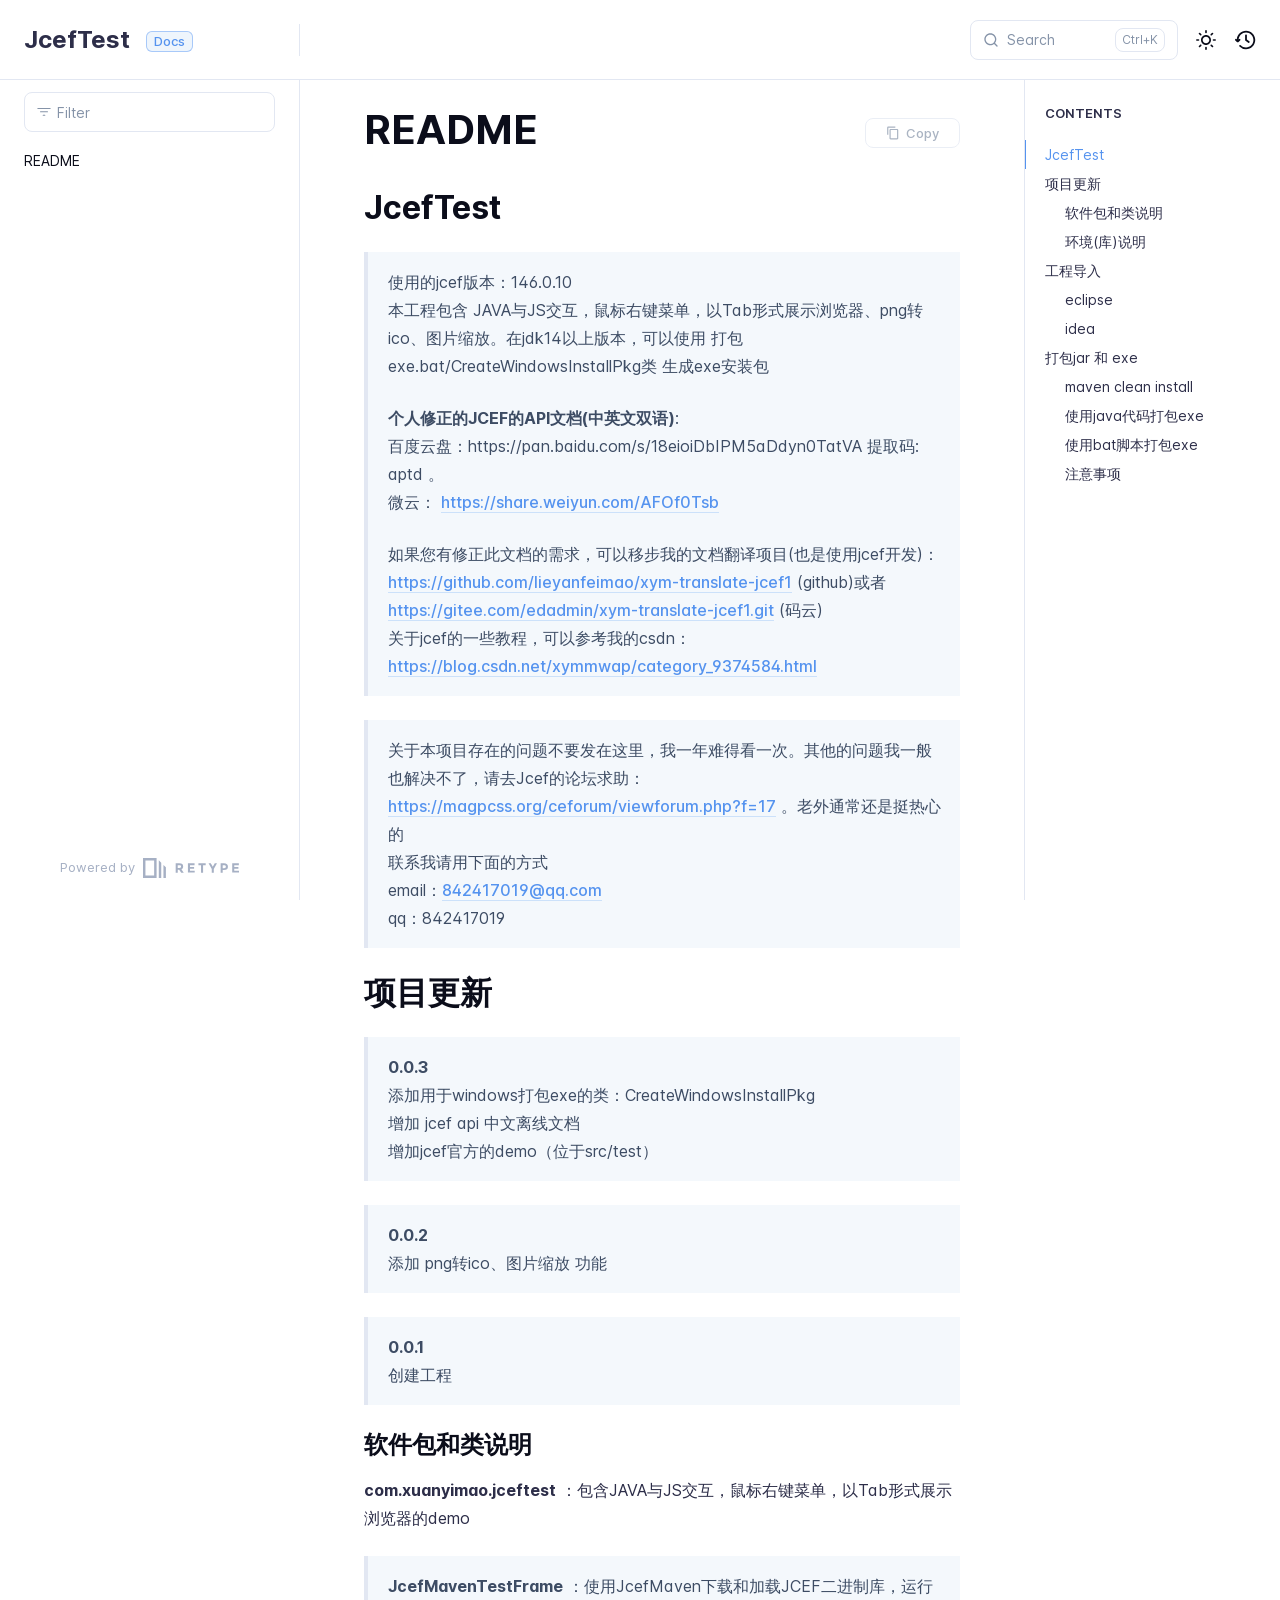
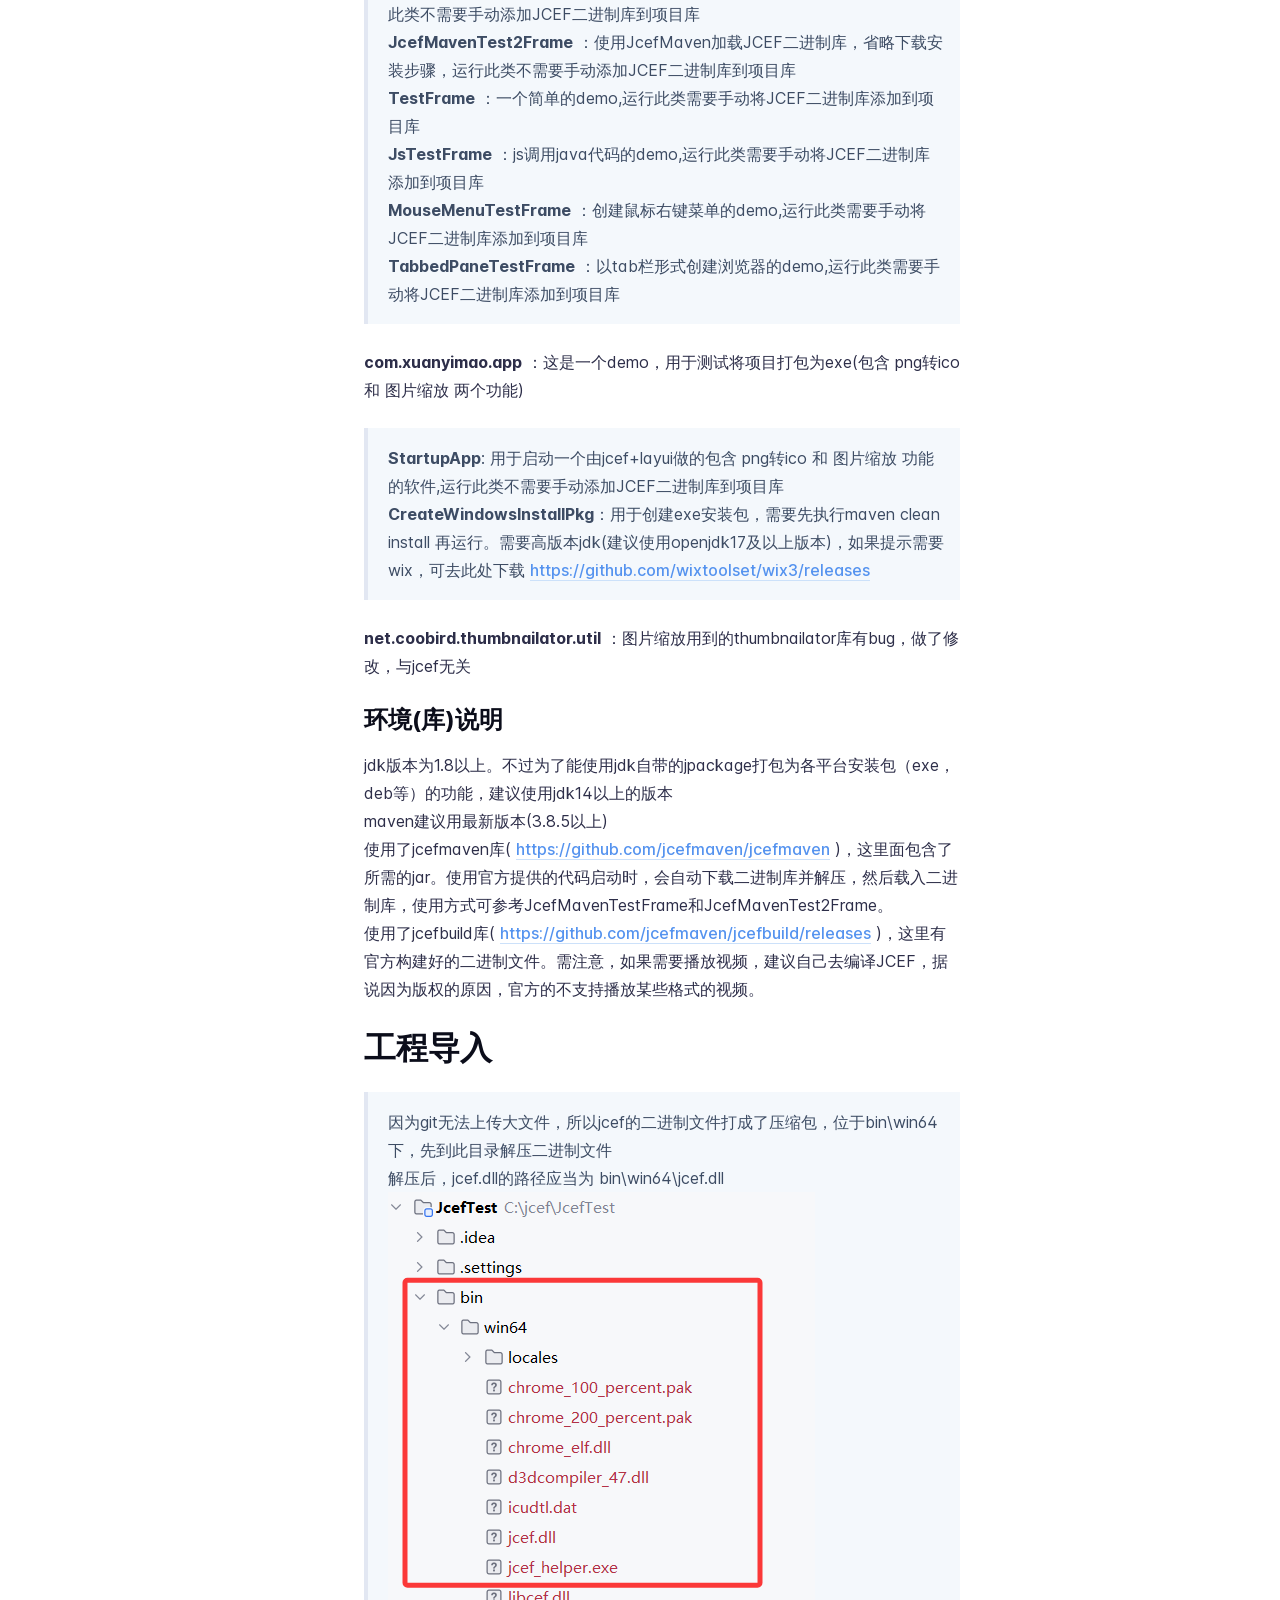
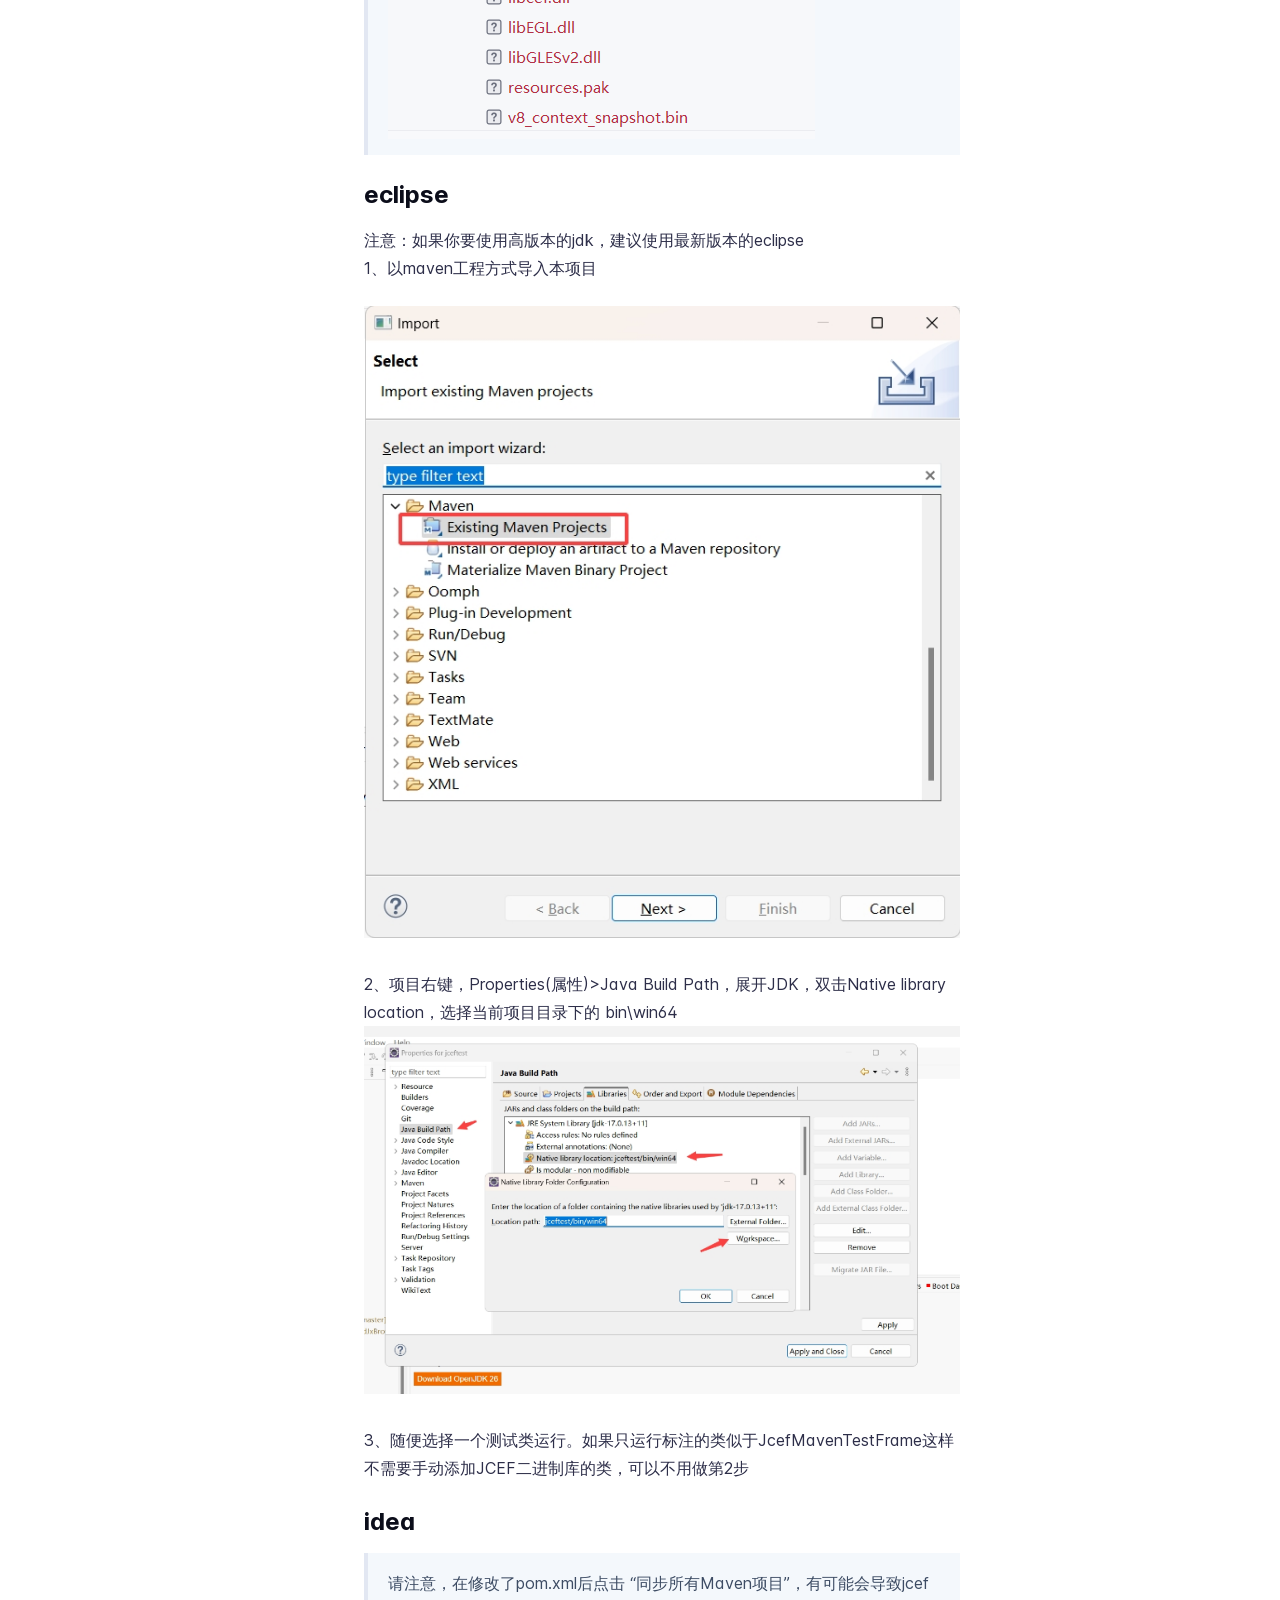
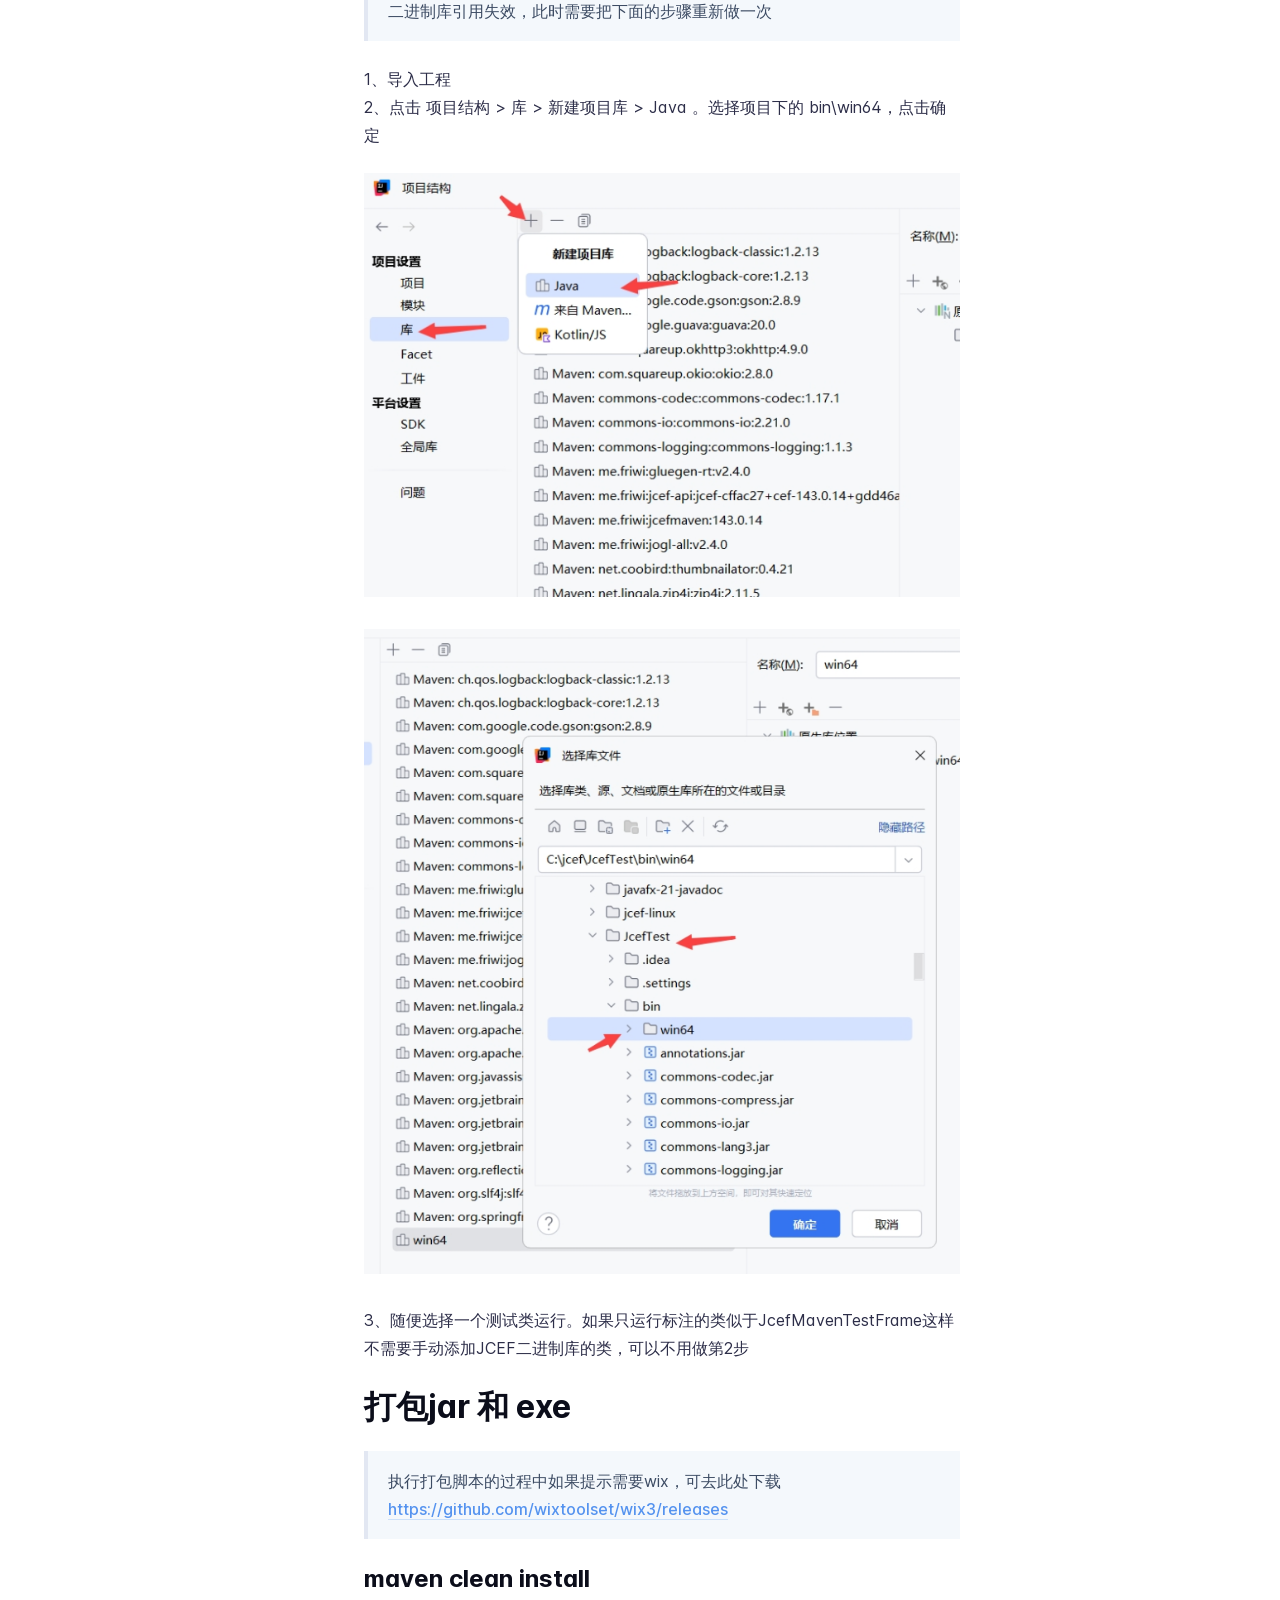
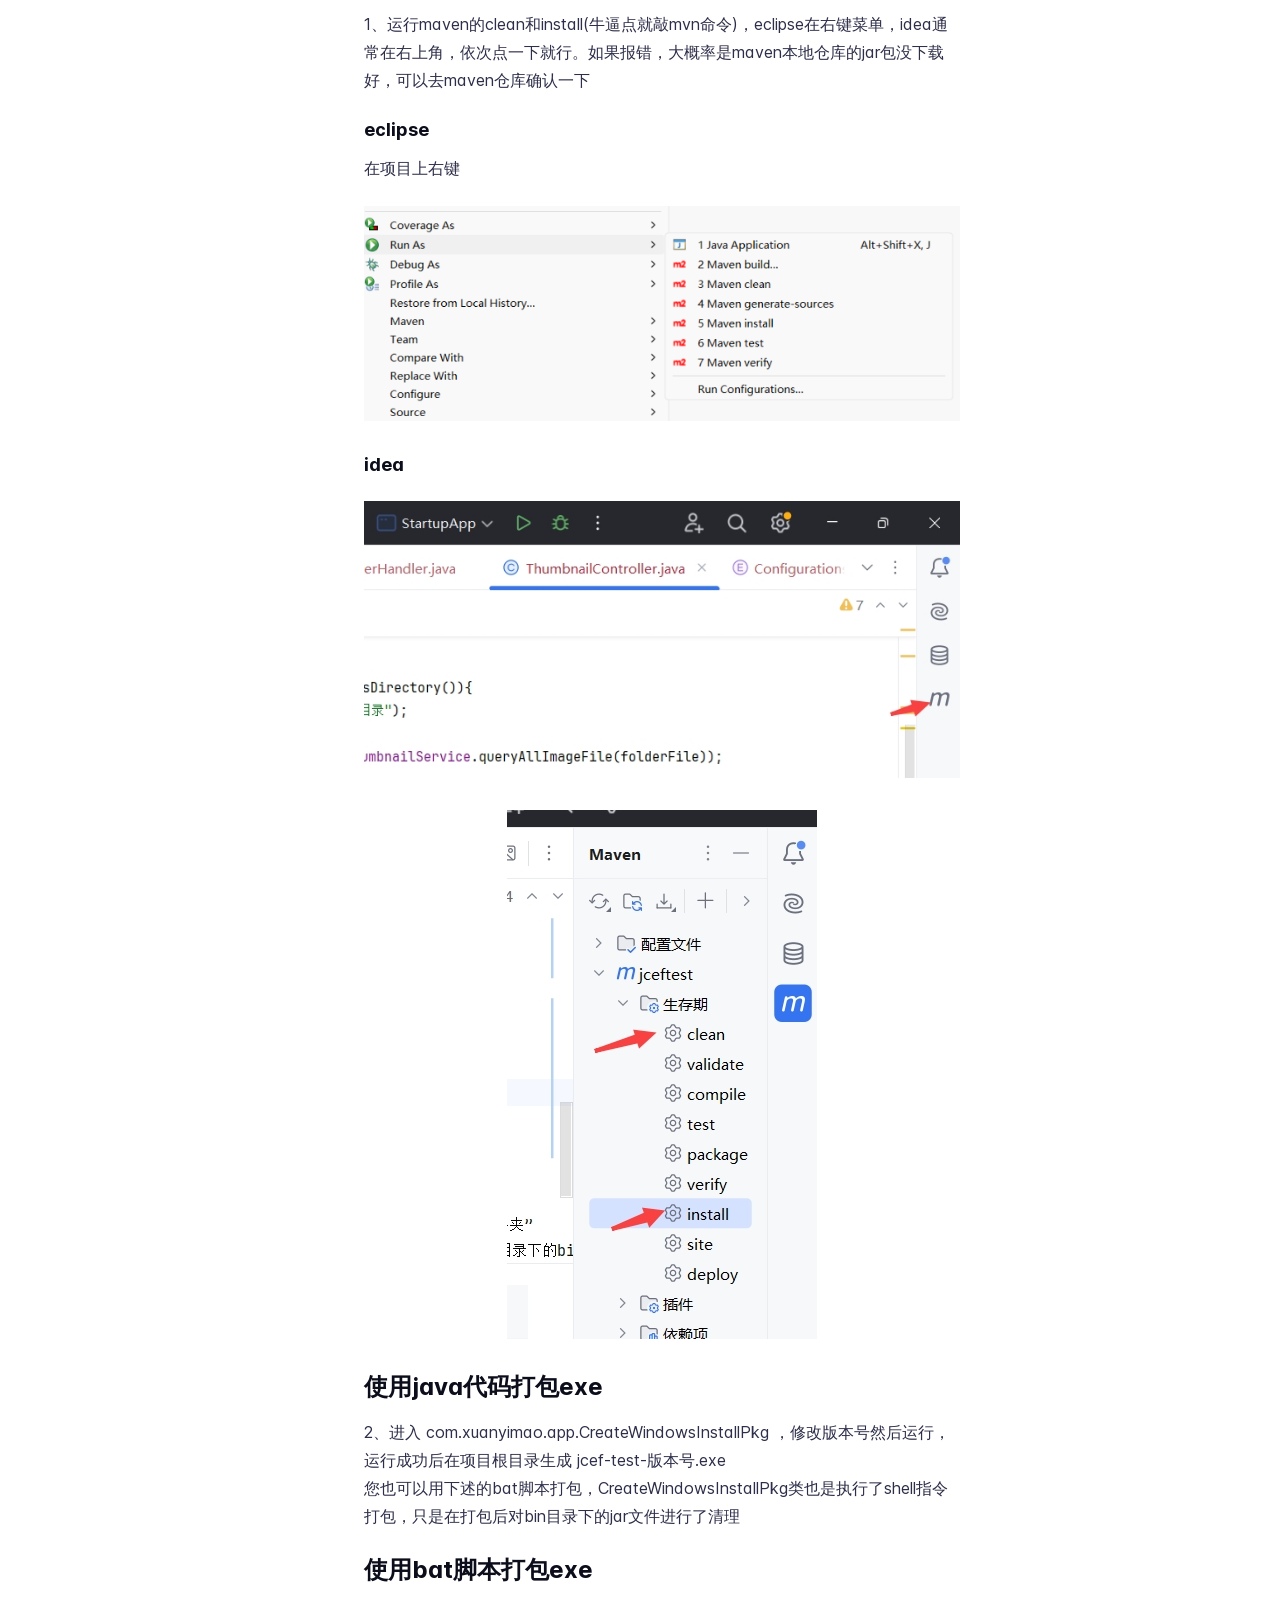
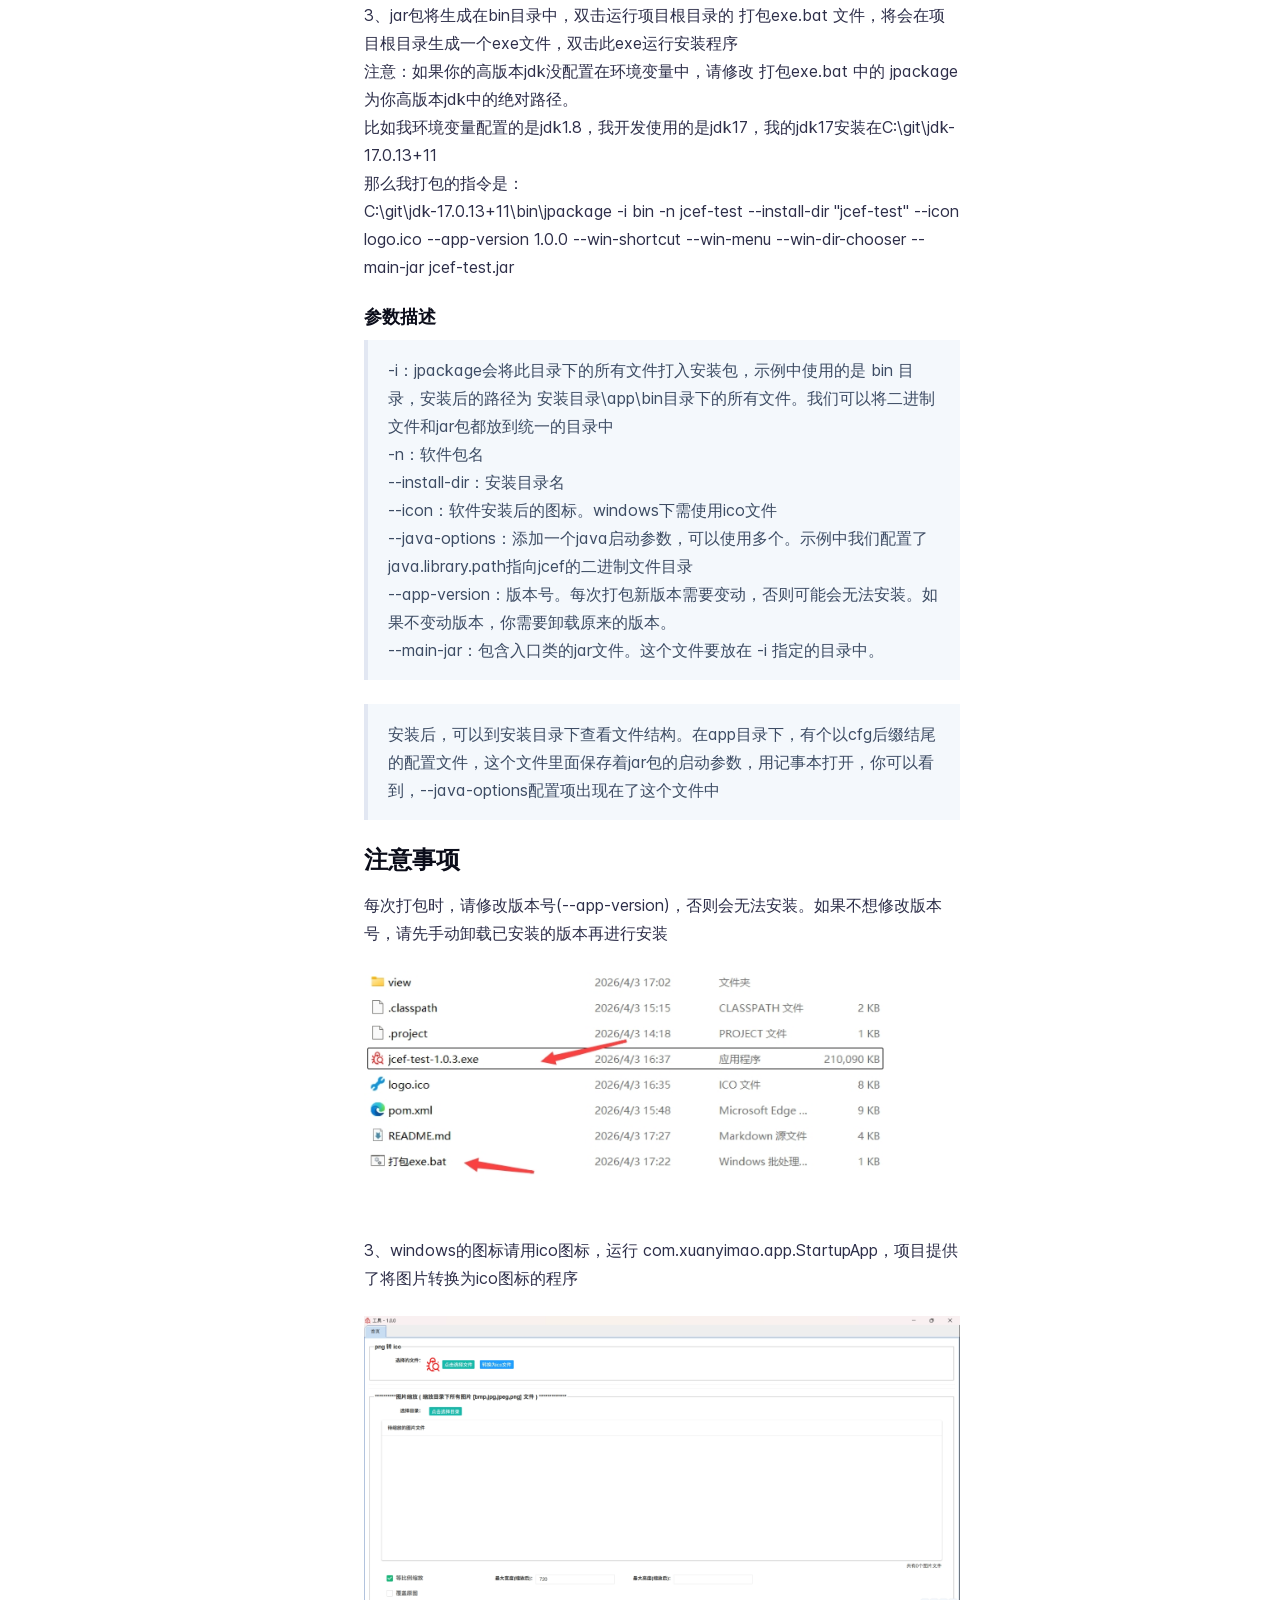
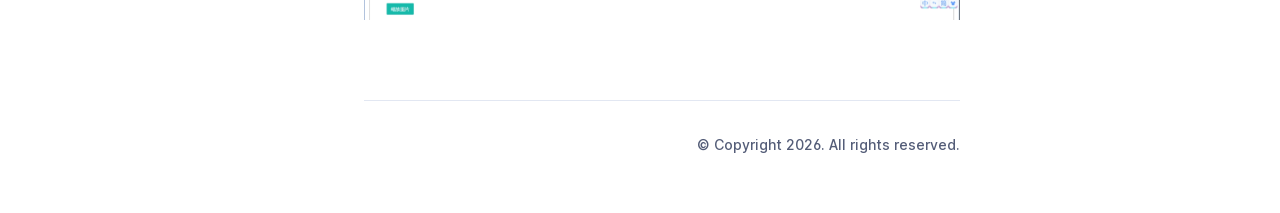
<file: view/doc/index.html>
<!DOCTYPE html>
<html lang="en" class="h-full">
<head>
    <meta charset="UTF-8">
    <meta name="viewport" content="width=device-width,initial-scale=1">
    <meta name="color-scheme" content="light dark">
    <meta name="turbo-cache-control" content="no-cache" data-turbo-track="reload" data-track-token="4.5.0.837660945124">

    <!-- See retype.com -->
    <meta name="generator" content="Retype 4.5.0">

    <!-- Primary Meta Tags -->
    <title>README | JcefTest</title>
    <meta name="title" content="README | JcefTest">
    <meta name="description" content="使用的jcef版本：146.0.10 本工程包含 JAVA与JS交互，鼠标右键菜单，以Tab形式展示浏览器、png转ico、图片缩放。在jdk14以上版本，可以使用 打包exe.bat/CreateWindowsInstallPkg类 生成exe安装包">

    <!-- Canonical -->
    <link rel="canonical" href="http://www.xuanyimao.com/index.html">
    <link rel="sitemap" type="application/xml" title="Sitemap" href="http://www.xuanyimao.com/sitemap.xml">

    <!-- Open Graph -->
    <meta property="og:type" content="website">
    <meta property="og:url" content="http://www.xuanyimao.com/index.html">
    <meta property="og:title" content="README | JcefTest">
    <meta property="og:description" content="使用的jcef版本：146.0.10 本工程包含 JAVA与JS交互，鼠标右键菜单，以Tab形式展示浏览器、png转ico、图片缩放。在jdk14以上版本，可以使用 打包exe.bat/CreateWindowsInstallPkg类 生成exe安装包">
    <meta property="og:image" content="http://www.xuanyimao.com/view/static/images/10.png">
    <meta property="og:image:width" content="1200">
    <meta property="og:image:height" content="630">
    <meta property="og:image:alt" content="README | JcefTest">
    <meta property="og:site_name" content="JcefTest">
    <meta property="og:locale" content="en_US">

    <!-- Twitter -->
    <meta name="twitter:card" content="summary_large_image">
    <meta name="twitter:url" content="http://www.xuanyimao.com/index.html">
    <meta name="twitter:title" content="README | JcefTest">
    <meta name="twitter:description" content="使用的jcef版本：146.0.10 本工程包含 JAVA与JS交互，鼠标右键菜单，以Tab形式展示浏览器、png转ico、图片缩放。在jdk14以上版本，可以使用 打包exe.bat/CreateWindowsInstallPkg类 生成exe安装包">
    <meta name="twitter:image" content="http://www.xuanyimao.com/view/static/images/10.png">
    <meta name="twitter:image:alt" content="README | JcefTest">

    <!-- Alternate Markdown -->
    <link rel="alternate" type="text/markdown" href="http://localhost:5001/index.html/readme.md">

    <script data-cfasync="false">(function(){var cl=document.documentElement.classList,ls=localStorage.getItem("retype_scheme"),hd=cl.contains("dark"),hl=cl.contains("light"),wm=window.matchMedia&&window.matchMedia("(prefers-color-scheme: dark)").matches;if(ls==="dark"||(!ls&&wm&&!hd&&!hl)){cl.remove("light");cl.add("dark")}else if(ls==="light"||(!ls&&!wm&&!hd&&!hl)){cl.remove("dark");cl.add("light")}})();</script>

    <link href="resources/css/retype.css?v=4.5.0.837660945124" rel="stylesheet">

    <script data-cfasync="false" src="resources/js/config.js?v=4.5.0.837660945124" data-turbo-eval="false" defer></script>
    <script data-cfasync="false" src="resources/js/retype.js?v=4.5.0" data-turbo-eval="false" defer></script>
    <script id="lunr-js" data-cfasync="false" src="resources/js/lunr.js?v=4.5.0.837660945124" data-turbo-eval="false" defer></script>
</head>
<body>
    <div id="retype-app" class="relative text-base antialiased text-base-text bg-base-bg font-body">
    <div class="absolute bottom-0 left-0" style="top: 5rem; right: 50%"></div>

    <header id="retype-header" class="sticky top-0 z-30 flex w-full h-16 bg-header-bg border-b border-header-border md:h-20">
        <div class="container relative flex items-center justify-between pr-6 grow md:justify-start">
            <!-- Mobile menu button skeleton -->
            <button v-cloak class="skeleton retype-mobile-menu-button flex items-center justify-center shrink-0 overflow-hidden dark:text-white focus:outline-hidden rounded-full w-10 h-10 ml-3.5 md:hidden"><svg xmlns="http://www.w3.org/2000/svg" class="mb-px shrink-0" width="24" height="24" viewBox="0 0 24 24" role="presentation" style="margin-bottom: 0px;"><g fill="currentColor"><path d="M2 4h20v2H2zM2 11h20v2H2zM2 18h20v2H2z"></path></g></svg></button>
            <div v-cloak id="retype-sidebar-left-toggle-button"></div>
    
            <!-- Logo -->
            <div class="flex items-center justify-between h-full py-2 md:w-75">
                <div class="flex items-center px-2 md:px-6">
                    <a id="retype-branding-logo" href="index.html" class="flex items-center leading-snug text-2xl">
                        <span class="dark:text-white font-bold line-clamp-1 md:line-clamp-2">JcefTest</span>
                    </a><span id="retype-branding-label" class="inline-flex mt-1 px-2 py-1 ml-4 text-xs font-medium leading-none items-center rounded-md bg-branding-label-bg text-branding-label-text ring-1 ring-branding-label-border ring-inset md:inline-block">Docs</span>
                </div>
    
                <span class="hidden h-8 border-r md:inline-block border-base-border"></span>
            </div>
    
            <div class="flex justify-between md:grow">
                <!-- Top Nav -->
                <nav id="retype-header-nav" class="hidden md:flex">
                    <ul class="flex flex-col mb-4 md:pl-16 md:mb-0 md:flex-row md:items-center">
                        
                    </ul>
                </nav>
    
                <div v-cloak class="flex justify-end grow">
                    <div id="retype-mobile-search-button"></div>
                    <doc-search-desktop></doc-search-desktop>
    
                    <doc-theme-switch class="lg:ml-2"></doc-theme-switch>
                    <doc-history></doc-history>
                </div>
            </div>
        </div>
    </header>


    <div id="retype-container" class="container relative flex bg-white">
        <!-- Sidebar Skeleton -->
        <div v-cloak class="fixed flex flex-col shrink-0 duration-300 ease-in-out bg-sidebar-left-bg border-sidebar-left-border sidebar top-20 w-75 border-r h-screen md:sticky transition-transform skeleton">
        
            <div class="flex items-center h-16 px-6">
                <input id="retype-filter-input-mock" class="w-full h-10 pl-8 px-3 py-2 transition-colors duration-200 ease-linear bg-filter-bg border border-filter-border rounded-lg shadow-none md:text-sm hover:border-filter-border-hover focus:outline-hidden focus:border-filter-border-focus placeholder-filter-placeholder" type="text">
            </div>
        
            <div class="pl-6 mt-1 mb-4">
                <div class="w-32 h-3 mb-4 bg-skeleton-bg rounded-full loading"></div>
                <div class="w-48 h-3 mb-4 bg-skeleton-bg rounded-full loading"></div>
                <div class="w-40 h-3 mb-4 bg-skeleton-bg rounded-full loading"></div>
                <div class="w-32 h-3 mb-4 bg-skeleton-bg rounded-full loading"></div>
                <div class="w-48 h-3 mb-4 bg-skeleton-bg rounded-full loading"></div>
                <div class="w-40 h-3 mb-4 bg-skeleton-bg rounded-full loading"></div>
            </div>
        
            <div class="shrink-0 mt-auto bg-transparent dark:border-base-border">
                <a class="flex items-center justify-center flex-nowrap h-16 text-gray-350 dark:text-dark-400 hover:text-gray-600 dark:hover:text-dark-300 transition-colors duration-150 ease-in docs-powered-by" target="_blank" href="https://retype.com/" rel="noopener">
                    <span class="text-xs whitespace-nowrap">Powered by</span>
                    <svg xmlns="http://www.w3.org/2000/svg" class="ml-2" fill="currentColor" width="96" height="20" overflow="visible"><path d="M0 0v20h13.59V0H0zm11.15 17.54H2.44V2.46h8.71v15.08zM15.8 20h2.44V4.67L15.8 2.22zM20.45 6.89V20h2.44V9.34z"/><g><path d="M40.16 8.44c0 1.49-.59 2.45-1.75 2.88l2.34 3.32h-2.53l-2.04-2.96h-1.43v2.96h-2.06V5.36h3.5c1.43 0 2.46.24 3.07.73s.9 1.27.9 2.35zm-2.48 1.1c.26-.23.38-.59.38-1.09 0-.5-.13-.84-.4-1.03s-.73-.28-1.39-.28h-1.54v2.75h1.5c.72 0 1.2-.12 1.45-.35zM51.56 5.36V7.2h-4.59v1.91h4.13v1.76h-4.13v1.92h4.74v1.83h-6.79V5.36h6.64zM60.09 7.15v7.48h-2.06V7.15h-2.61V5.36h7.28v1.79h-2.61zM70.81 14.64h-2.06v-3.66l-3.19-5.61h2.23l1.99 3.45 1.99-3.45H74l-3.19 5.61v3.66zM83.99 6.19c.65.55.97 1.4.97 2.55s-.33 1.98-1 2.51-1.68.8-3.04.8h-1.23v2.59h-2.06V5.36h3.26c1.42 0 2.45.28 3.1.83zm-1.51 3.65c.25-.28.37-.69.37-1.22s-.16-.92-.48-1.14c-.32-.23-.82-.34-1.5-.34H79.7v3.12h1.38c.68 0 1.15-.14 1.4-.42zM95.85 5.36V7.2h-4.59v1.91h4.13v1.76h-4.13v1.92H96v1.83h-6.79V5.36h6.64z"/></g></svg>
                </a>
            </div>
        </div>
        
        <!-- Sidebar component -->
        <doc-sidebar v-cloak>
            <template #sidebar-footer>
                <div class="shrink-0 mt-auto border-t md:bg-transparent md:border-none dark:border-base-border">
        
                    <a class="flex items-center justify-center flex-nowrap h-16 text-gray-350 dark:text-dark-400 hover:text-gray-600 dark:hover:text-dark-300 transition-colors duration-150 ease-in docs-powered-by" target="_blank" href="https://retype.com/" rel="noopener">
                        <span class="text-xs whitespace-nowrap">Powered by</span>
                        <svg xmlns="http://www.w3.org/2000/svg" class="ml-2" fill="currentColor" width="96" height="20" overflow="visible"><path d="M0 0v20h13.59V0H0zm11.15 17.54H2.44V2.46h8.71v15.08zM15.8 20h2.44V4.67L15.8 2.22zM20.45 6.89V20h2.44V9.34z"/><g><path d="M40.16 8.44c0 1.49-.59 2.45-1.75 2.88l2.34 3.32h-2.53l-2.04-2.96h-1.43v2.96h-2.06V5.36h3.5c1.43 0 2.46.24 3.07.73s.9 1.27.9 2.35zm-2.48 1.1c.26-.23.38-.59.38-1.09 0-.5-.13-.84-.4-1.03s-.73-.28-1.39-.28h-1.54v2.75h1.5c.72 0 1.2-.12 1.45-.35zM51.56 5.36V7.2h-4.59v1.91h4.13v1.76h-4.13v1.92h4.74v1.83h-6.79V5.36h6.64zM60.09 7.15v7.48h-2.06V7.15h-2.61V5.36h7.28v1.79h-2.61zM70.81 14.64h-2.06v-3.66l-3.19-5.61h2.23l1.99 3.45 1.99-3.45H74l-3.19 5.61v3.66zM83.99 6.19c.65.55.97 1.4.97 2.55s-.33 1.98-1 2.51-1.68.8-3.04.8h-1.23v2.59h-2.06V5.36h3.26c1.42 0 2.45.28 3.1.83zm-1.51 3.65c.25-.28.37-.69.37-1.22s-.16-.92-.48-1.14c-.32-.23-.82-.34-1.5-.34H79.7v3.12h1.38c.68 0 1.15-.14 1.4-.42zM95.85 5.36V7.2h-4.59v1.91h4.13v1.76h-4.13v1.92H96v1.83h-6.79V5.36h6.64z"/></g></svg>
                    </a>
                </div>
            </template>
        </doc-sidebar>

        <div class="grow min-w-0 bg-body-bg">
            <!-- Render "toolbar" template here on api pages --><!-- Render page content -->
<div class="flex">
    <div id="retype-main" class="min-w-0 p-4 grow md:px-16">
        <main class="relative pb-12 lg:pt-2">
            <div class="relative retype-markdown" id="retype-content">
                <!-- Rendered if sidebar right is enabled -->
                <div id="retype-sidebar-right-toggle"></div>
                <doc-page-actions></doc-page-actions>

                <!-- Page content  -->
<h1 id="readme">README</h1>
<h2 id="jceftest">JcefTest</h2>
<blockquote>
<p>使用的jcef版本：146.0.10<br />
本工程包含 JAVA与JS交互，鼠标右键菜单，以Tab形式展示浏览器、png转ico、图片缩放。在jdk14以上版本，可以使用 打包exe.bat/CreateWindowsInstallPkg类 生成exe安装包</p>
<p><strong>个人修正的JCEF的API文档(中英文双语)</strong>:<br />
百度云盘：https://pan.baidu.com/s/18eioiDbIPM5aDdyn0TatVA  提取码: aptd 。<br />
微云： <a href="https://share.weiyun.com/AFOf0Tsb">https://share.weiyun.com/AFOf0Tsb</a></p>
<p>如果您有修正此文档的需求，可以移步我的文档翻译项目(也是使用jcef开发)： <a href="https://github.com/lieyanfeimao/xym-translate-jcef1">https://github.com/lieyanfeimao/xym-translate-jcef1</a> (github)或者 <a href="https://gitee.com/edadmin/xym-translate-jcef1.git">https://gitee.com/edadmin/xym-translate-jcef1.git</a> (码云)<br />
关于jcef的一些教程，可以参考我的csdn： <a href="https://blog.csdn.net/xymmwap/category_9374584.html">https://blog.csdn.net/xymmwap/category_9374584.html</a></p>
</blockquote>
<blockquote>
<p>关于本项目存在的问题不要发在这里，我一年难得看一次。其他的问题我一般也解决不了，请去Jcef的论坛求助： <a href="https://magpcss.org/ceforum/viewforum.php?f=17">https://magpcss.org/ceforum/viewforum.php?f=17</a> 。老外通常还是挺热心的<br />
联系我请用下面的方式<br />
email：<a href="mailto:842417019@qq.com">842417019@qq.com</a><br />
qq：842417019</p>
</blockquote>
<h2 id="项目更新">项目更新</h2>
<blockquote>
<p><strong>0.0.3</strong><br />
添加用于windows打包exe的类：CreateWindowsInstallPkg<br />
增加 jcef api 中文离线文档<br />
增加jcef官方的demo（位于src/test）</p>
</blockquote>
<blockquote>
<p><strong>0.0.2</strong><br />
添加 png转ico、图片缩放 功能</p>
</blockquote>
<blockquote>
<p><strong>0.0.1</strong><br />
创建工程</p>
</blockquote>
<h3 id="软件包和类说明">软件包和类说明</h3>
<p><strong>com.xuanyimao.jceftest</strong> ：包含JAVA与JS交互，鼠标右键菜单，以Tab形式展示浏览器的demo</p>
<blockquote>
<p><strong>JcefMavenTestFrame</strong> ：使用JcefMaven下载和加载JCEF二进制库，运行此类不需要手动添加JCEF二进制库到项目库<br />
<strong>JcefMavenTest2Frame</strong> ：使用JcefMaven加载JCEF二进制库，省略下载安装步骤，运行此类不需要手动添加JCEF二进制库到项目库<br />
<strong>TestFrame</strong> ：一个简单的demo,运行此类需要手动将JCEF二进制库添加到项目库<br />
<strong>JsTestFrame</strong> ：js调用java代码的demo,运行此类需要手动将JCEF二进制库添加到项目库<br />
<strong>MouseMenuTestFrame</strong> ：创建鼠标右键菜单的demo,运行此类需要手动将JCEF二进制库添加到项目库<br />
<strong>TabbedPaneTestFrame</strong> ：以tab栏形式创建浏览器的demo,运行此类需要手动将JCEF二进制库添加到项目库</p>
</blockquote>
<p><strong>com.xuanyimao.app</strong> ：这是一个demo，用于测试将项目打包为exe(包含 png转ico 和 图片缩放 两个功能)</p>
<blockquote>
<p><strong>StartupApp</strong>: 用于启动一个由jcef+layui做的包含 png转ico 和 图片缩放 功能的软件,运行此类不需要手动添加JCEF二进制库到项目库<br />
<strong>CreateWindowsInstallPkg</strong>：用于创建exe安装包，需要先执行maven clean install 再运行。需要高版本jdk(建议使用openjdk17及以上版本)，如果提示需要wix，可去此处下载 <a href="https://github.com/wixtoolset/wix3/releases">https://github.com/wixtoolset/wix3/releases</a></p>
</blockquote>
<p><strong>net.coobird.thumbnailator.util</strong> ：图片缩放用到的thumbnailator库有bug，做了修改，与jcef无关</p>
<h3 id="环境库说明">环境(库)说明</h3>
<p>jdk版本为1.8以上。不过为了能使用jdk自带的jpackage打包为各平台安装包（exe，deb等）的功能，建议使用jdk14以上的版本<br />
maven建议用最新版本(3.8.5以上)<br />
使用了jcefmaven库( <a href="https://github.com/jcefmaven/jcefmaven">https://github.com/jcefmaven/jcefmaven</a> )，这里面包含了所需的jar。使用官方提供的代码启动时，会自动下载二进制库并解压，然后载入二进制库，使用方式可参考JcefMavenTestFrame和JcefMavenTest2Frame。<br />
使用了jcefbuild库( <a href="https://github.com/jcefmaven/jcefbuild/releases">https://github.com/jcefmaven/jcefbuild/releases</a> )，这里有官方构建好的二进制文件。需注意，如果需要播放视频，建议自己去编译JCEF，据说因为版权的原因，官方的不支持播放某些格式的视频。</p>
<h2 id="工程导入">工程导入</h2>
<blockquote>
<p>因为git无法上传大文件，所以jcef的二进制文件打成了压缩包，位于bin\win64下，先到此目录解压二进制文件<br />
解压后，jcef.dll的路径应当为 bin\win64\jcef.dll<br />
<img src="view/static/images/10.png" alt="" class="max-w-full h-auto" width="427" height="547" /></p>
</blockquote>
<h3 id="eclipse">eclipse</h3>
<p>注意：如果你要使用高版本的jdk，建议使用最新版本的eclipse<br />
1、以maven工程方式导入本项目<br />
<figure class="content-center">
    <img src="view/static/images/1.png" alt="" class="max-w-full h-auto rounded-image-rounded border-image-border border-image-border-width" width="640" height="679" />
    <figcaption class="caption"></figcaption>
</figure>
2、项目右键，Properties(属性)&gt;Java Build Path，展开JDK，双击Native library location，选择当前项目目录下的 bin\win64
<figure class="content-center">
    <img src="view/static/images/2.png" alt="" class="max-w-full h-auto rounded-image-rounded border-image-border border-image-border-width" width="720" height="444" />
    <figcaption class="caption"></figcaption>
</figure>
3、随便选择一个测试类运行。如果只运行标注的类似于JcefMavenTestFrame这样不需要手动添加JCEF二进制库的类，可以不用做第2步</p>
<h3 id="idea">idea</h3>
<blockquote>
<p>请注意，在修改了pom.xml后点击 “同步所有Maven项目”，有可能会导致jcef二进制库引用失效，此时需要把下面的步骤重新做一次</p>
</blockquote>
<p>1、导入工程<br />
2、点击 项目结构 &gt; 库 &gt; 新建项目库 &gt; Java 。选择项目下的 bin\win64，点击确定<br />
<figure class="content-center">
    <img src="view/static/images/3.png" alt="" class="max-w-full h-auto rounded-image-rounded border-image-border border-image-border-width" width="720" height="512" />
    <figcaption class="caption"></figcaption>
</figure>
<figure class="content-center">
    <img src="view/static/images/4.png" alt="" class="max-w-full h-auto rounded-image-rounded border-image-border border-image-border-width" width="720" height="780" />
    <figcaption class="caption"></figcaption>
</figure>
3、随便选择一个测试类运行。如果只运行标注的类似于JcefMavenTestFrame这样不需要手动添加JCEF二进制库的类，可以不用做第2步</p>
<h2 id="打包jar-和-exe">打包jar 和 exe</h2>
<blockquote>
<p>执行打包脚本的过程中如果提示需要wix，可去此处下载 <a href="https://github.com/wixtoolset/wix3/releases">https://github.com/wixtoolset/wix3/releases</a></p>
</blockquote>
<h3 id="maven-clean-install">maven clean install</h3>
<p>1、运行maven的clean和install(牛逼点就敲mvn命令)，eclipse在右键菜单，idea通常在右上角，依次点一下就行。如果报错，大概率是maven本地仓库的jar包没下载好，可以去maven仓库确认一下</p>
<h4 id="eclipse-1">eclipse</h4>
<p>在项目上右键<br />
<figure class="content-center">
    <img src="view/static/images/7.png" alt="" class="max-w-full h-auto rounded-image-rounded border-image-border border-image-border-width" width="720" height="260" />
    <figcaption class="caption"></figcaption>
</figure>
</p>
<h4 id="idea-1">idea</h4>
<p><figure class="content-center">
    <img src="view/static/images/5.png" alt="" class="max-w-full h-auto rounded-image-rounded border-image-border border-image-border-width" width="681" height="317" />
    <figcaption class="caption"></figcaption>
</figure>
<figure class="content-center">
    <img src="view/static/images/6.png" alt="" class="max-w-full h-auto rounded-image-rounded border-image-border border-image-border-width" width="310" height="529" />
    <figcaption class="caption"></figcaption>
</figure>
</p>
<h3 id="使用java代码打包exe">使用java代码打包exe</h3>
<p>2、进入 com.xuanyimao.app.CreateWindowsInstallPkg ，修改版本号然后运行，运行成功后在项目根目录生成 jcef-test-版本号.exe<br />
您也可以用下述的bat脚本打包，CreateWindowsInstallPkg类也是执行了shell指令打包，只是在打包后对bin目录下的jar文件进行了清理</p>
<h3 id="使用bat脚本打包exe">使用bat脚本打包exe</h3>
<p>3、jar包将生成在bin目录中，双击运行项目根目录的 打包exe.bat 文件，将会在项目根目录生成一个exe文件，双击此exe运行安装程序<br />
注意：如果你的高版本jdk没配置在环境变量中，请修改  打包exe.bat 中的 jpackage 为你高版本jdk中的绝对路径。<br />
比如我环境变量配置的是jdk1.8，我开发使用的是jdk17，我的jdk17安装在C:\git\jdk-17.0.13+11<br />
那么我打包的指令是：<br />
C:\git\jdk-17.0.13+11\bin\jpackage -i bin -n jcef-test --install-dir &quot;jcef-test&quot; --icon logo.ico --app-version 1.0.0 --win-shortcut --win-menu --win-dir-chooser --main-jar jcef-test.jar</p>
<h4 id="参数描述">参数描述</h4>
<blockquote>
<p>-i：jpackage会将此目录下的所有文件打入安装包，示例中使用的是 bin 目录，安装后的路径为 安装目录\app\bin目录下的所有文件。我们可以将二进制文件和jar包都放到统一的目录中<br />
-n：软件包名<br />
--install-dir：安装目录名<br />
--icon：软件安装后的图标。windows下需使用ico文件<br />
--java-options：添加一个java启动参数，可以使用多个。示例中我们配置了java.library.path指向jcef的二进制文件目录<br />
--app-version：版本号。每次打包新版本需要变动，否则可能会无法安装。如果不变动版本，你需要卸载原来的版本。<br />
--main-jar：包含入口类的jar文件。这个文件要放在 -i 指定的目录中。</p>
</blockquote>
<blockquote>
<p>安装后，可以到安装目录下查看文件结构。在app目录下，有个以cfg后缀结尾的配置文件，这个文件里面保存着jar包的启动参数，用记事本打开，你可以看到，--java-options配置项出现在了这个文件中</p>
</blockquote>
<h3 id="注意事项">注意事项</h3>
<p>每次打包时，请修改版本号(--app-version)，否则会无法安装。如果不想修改版本号，请先手动卸载已安装的版本再进行安装<br />
<figure class="content-center">
    <img src="view/static/images/8.png" alt="" class="max-w-full h-auto rounded-image-rounded border-image-border border-image-border-width" width="720" height="281" />
    <figcaption class="caption"></figcaption>
</figure>
</p>
<p>3、windows的图标请用ico图标，运行 com.xuanyimao.app.StartupApp，项目提供了将图片转换为ico图标的程序<br />
<figure class="content-center">
    <img src="view/static/images/9.png" alt="" class="max-w-full h-auto rounded-image-rounded border-image-border border-image-border-width" width="720" height="367" />
    <figcaption class="caption"></figcaption>
</figure>
</p>

                
                <!-- Required only on API pages -->
                <doc-toolbar-member-filter-no-results></doc-toolbar-member-filter-no-results>
            </div>
            <footer id="retype-content-footer" class="clear-both">
            
            </footer>
        </main>

        <div id="retype-page-footer" class="print:border-none border-t border-base-border pt-6 mb-8">
            <footer class="flex flex-wrap items-center justify-between print:justify-center">
                <div id="retype-footer-links" class="print:hidden">
                    <ul class="flex flex-wrap items-center text-sm">
                    </ul>
                </div>
                <div id="retype-copyright" class="print:justify-center py-2 text-footer-text font-footer-link text-sm leading-relaxed"><p>© Copyright 2026. All rights reserved.</p></div>
            </footer>
        </div>
    </div>

    <!-- Rendered if sidebar right is enabled -->
    <!-- Sidebar right skeleton-->
    <div v-cloak class="fixed top-0 bottom-0 right-0 translate-x-full bg-sidebar-right-bg border-sidebar-right-border lg:sticky lg:border-l lg:shrink-0 lg:pt-6 lg:translate-x-0 sm:w-1/2 lg:w-64 lg:z-0 md:w-104 sidebar-right skeleton">
        <div class="pl-5">
            <div class="w-32 h-3 mb-4 bg-skeleton-bg rounded-full loading"></div>
            <div class="w-48 h-3 mb-4 bg-skeleton-bg rounded-full loading"></div>
            <div class="w-40 h-3 mb-4 bg-skeleton-bg rounded-full loading"></div>
        </div>
    </div>

    <!-- User should be able to hide sidebar right -->
    <doc-sidebar-right v-cloak></doc-sidebar-right>
</div>

        </div>
    </div>

    <doc-search-mobile></doc-search-mobile>
    <doc-back-to-top></doc-back-to-top>
</div>


    <div id="retype-overlay-target"></div>

        <script data-cfasync="false">window.__DOCS__ = { "title": "README", isRoot: true, level: 0, icon: "file", hasPrism: false, hasInstagram: false, hasMermaid: false, hasMath: false, tocDepth: 23, "md": "/readme.md" }</script>
</body>
</html>
</file>
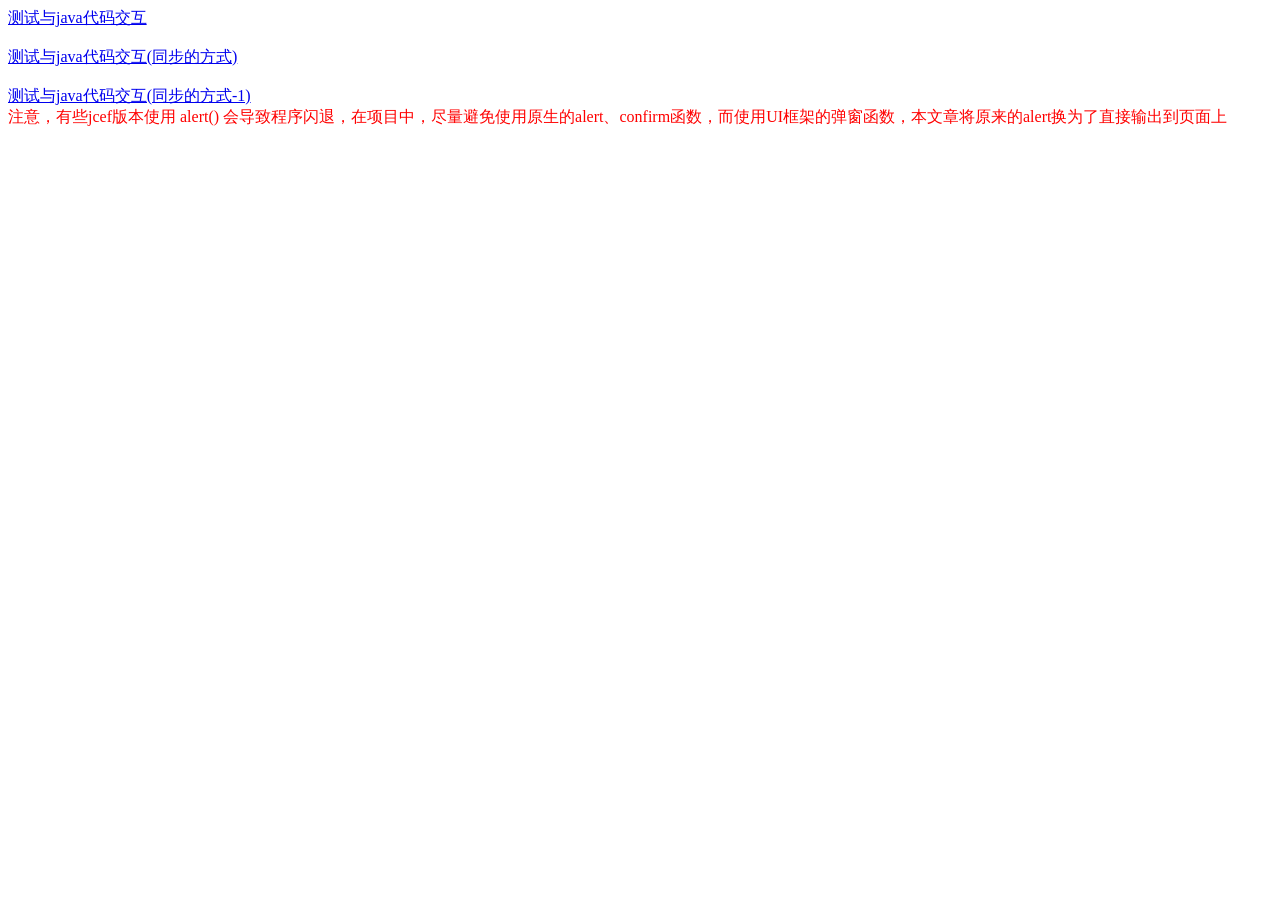
<file: view/jstest.html>
﻿<!DOCTYPE html>
<html lang="zh-CN">
<head>
	<title>JCEF帮助文档</title>
	<meta charset="utf-8">
	<meta name="renderer" content="webkit">
	<meta http-equiv="X-UA-Compatible" content="IE=edge">
	<meta name="viewport" content="width=device-width, initial-scale=1">
</head>
<body>
	<a href="javascript:testToJava()">测试与java代码交互</a>
	<br>
	
	<br>
	<a href="javascript:testToJava2()">测试与java代码交互(同步的方式)</a>
	<br><br>
	<a href="javascript:testToJava3()">测试与java代码交互(同步的方式-1)</a>

	<div style="color:red;">注意，有些jcef版本使用 alert() 会导致程序闪退，在项目中，尽量避免使用原生的alert、confirm函数，而使用UI框架的弹窗函数，本文章将原来的alert换为了直接输出到页面上 </div>

	<div id="log">

	</div>
</body>
<script>

function testToJava(){
	window.java({
	    request: '发送给JAVA的数据',
	    persistent:false,
	    onSuccess: function(response) {
			logPrint("返回的数据:"+response);
	    },
	    onFailure: function(error_code, error_message) {
			//失败处理
		}
	});
}

/***
 * 返回一个Promise对象，再利用await，实现js与java交互的同步处理
 */
function execJava(data){
	return new Promise(function(resolve, reject) {
		window.java({
		    request: data,
		    persistent:false,
		    onSuccess: function(response) {
		    	resolve(response);
		    },
		    onFailure: function(error_code, error_message) {
				//失败处理
			}
		});
	});
}

/***
 * 此函数需要使用 async 声明
 */
async function testToJava2(){
	var data=await execJava("第一个调用，两秒后打印下一个调用的结果");
	logPrint("返回的数据："+data);
	data=await execJava("暂停");
	logPrint("返回的数据："+data);
}


function testToJava3(){
	execJava("第一个调用")
	.then(function(data){
		logPrint("返回的数据："+data);
		return execJava("第二个调用");
	})
	.then(function(data){
		logPrint("返回的数据："+data);
	});
}

function logPrint(data){
	document.getElementById("log").innerHTML=document.getElementById("log").innerHTML+data+"<br>";
}
</script>
<!-- author:玄翼猫 -->
</html>
</file>
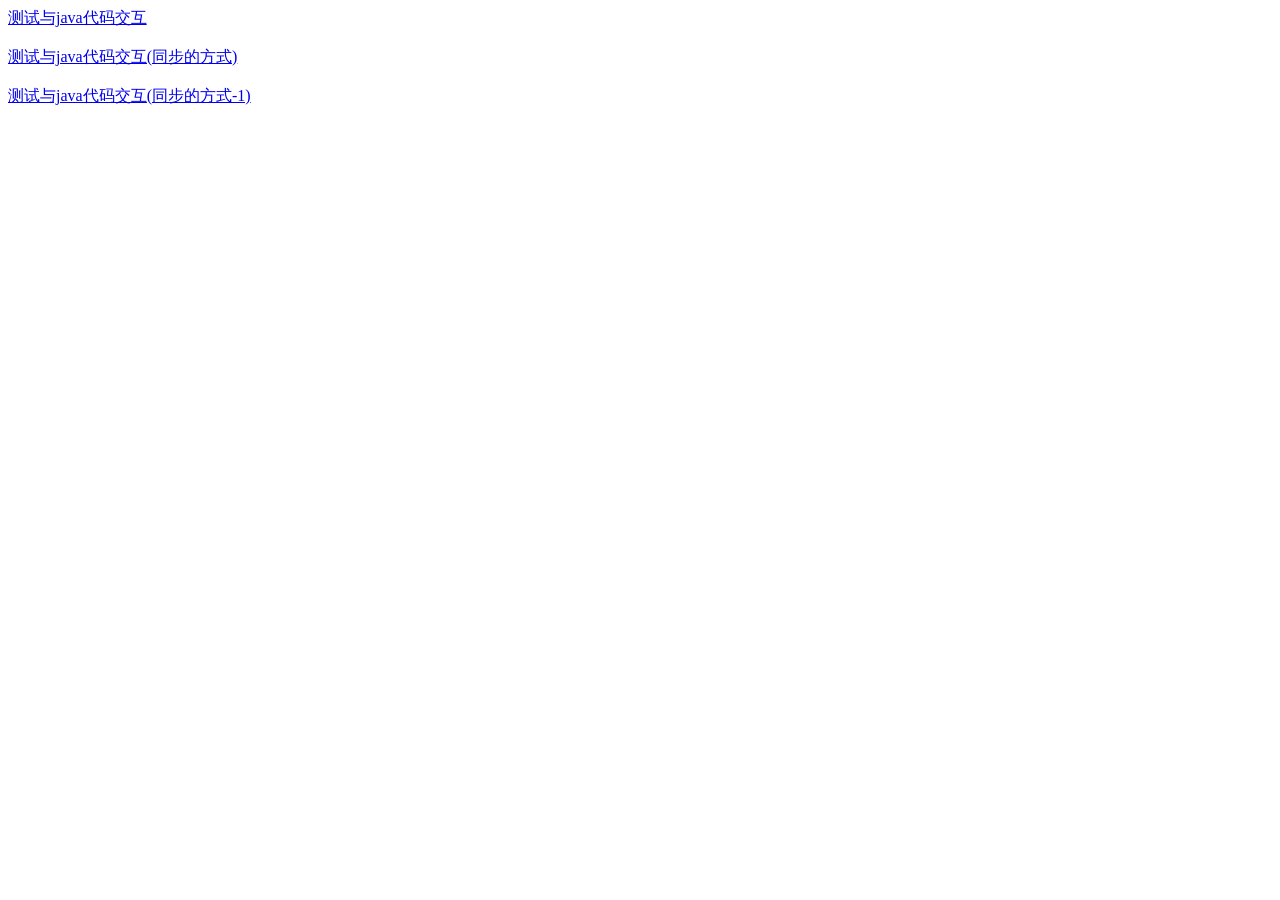
<file: view/doc/view/jstest.html>
﻿<!DOCTYPE html>
<html lang="zh-CN">
<head>
	<title>JCEF帮助文档</title>
	<meta charset="utf-8">
	<meta name="renderer" content="webkit">
	<meta http-equiv="X-UA-Compatible" content="IE=edge">
	<meta name="viewport" content="width=device-width, initial-scale=1">
</head>
<body>
	<a href="javascript:testToJava()">测试与java代码交互</a>
	<br>
	
	<br>
	<a href="javascript:testToJava2()">测试与java代码交互(同步的方式)</a>
	<br><br>
	<a href="javascript:testToJava3()">测试与java代码交互(同步的方式-1)</a>

</body>
<script>

function testToJava(){
	window.java({
	    request: '发送给JAVA的数据',
	    persistent:false,
	    onSuccess: function(response) {
	      alert("返回的数据:"+response);
	    },
	    onFailure: function(error_code, error_message) {}
	});
}

/***
 * 返回一个Promise对象，再利用await，实现js与java交互的同步处理
 */
function execJava(data){
	return new Promise(function(resolve, reject) {
		window.java({
		    request: data,
		    persistent:false,
		    onSuccess: function(response) {
		    	resolve(response);
		    },
		    onFailure: function(error_code, error_message) {}
		});
	});
}

/***
 * 此函数需要使用 async 声明
 */
async function testToJava2(){
	var data=await execJava("发送给JAVA的数据1");
	alert(data+"1");
	var data1=await execJava("发送给JAVA的数据2");
	alert(data+"2");
}


function testToJava3(){
	execJava("发送给JAVA的数据1")
	.then(function(data){
		alert(data+"1");
		return execJava("发送给JAVA的数据2");
	})
	.then(function(data){
		alert(data+"2");
	});
}
</script>
<!-- author:玄翼猫 -->
</html>
</file>
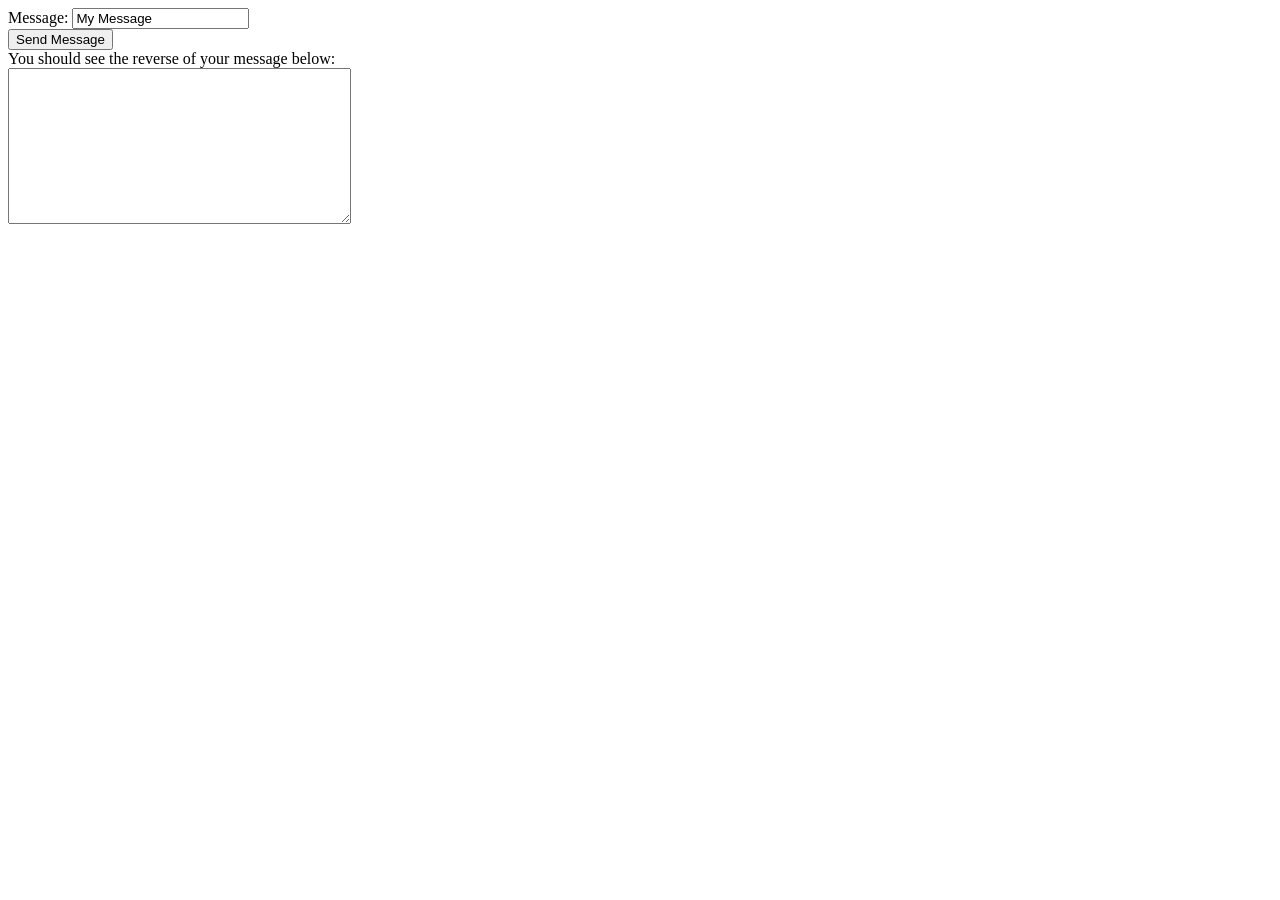
<file: src/test/java/tests/detailed/handler/binding_test.html>
<html>
<head>
<title>Binding Test</title>
<script language="JavaScript">

// Send a query to the browser process.
function sendMessage() {
  // Results in a call to the OnQuery method in binding_test.cpp
  window.cefQuery({
    request: 'BindingTest:' + document.getElementById("message").value,
    onSuccess: function(response) {
      document.getElementById('result').value = 'Response: '+response;
    },
    onFailure: function(error_code, error_message) {}
  });
}
</script>

</head>
<body bgcolor="white">
<form>
Message: <input type="text" id="message" value="My Message">
<br/><input type="button" onclick="sendMessage();" value="Send Message">
<br/>You should see the reverse of your message below:
<br/><textarea rows="10" cols="40" id="result"></textarea>
</form>
</body>
</html>
</file>
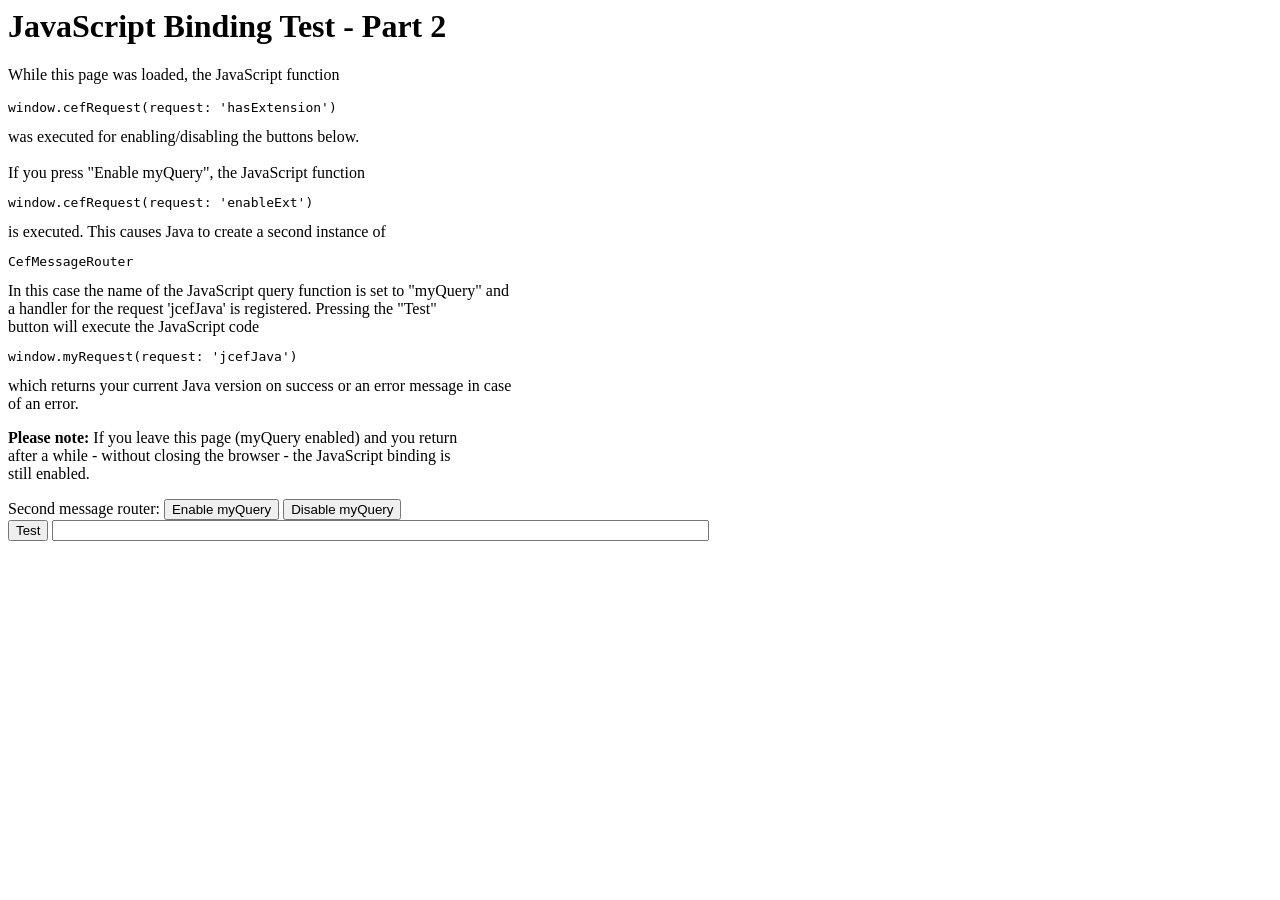
<file: src/test/java/tests/detailed/handler/binding_test2.html>
<html>
<head>
<title>Binding Test - Part 2</title>
<script language="JavaScript">

function toggleButton() {
  window.cefQuery({
    request: 'hasExtension',
    onSuccess: function(response) {
      document.getElementById('jcefOn').disabled = true;
      document.getElementById('jcefOff').disabled = false;
    },
    onFailure: function(error_code, error_message) {
      document.getElementById('jcefOn').disabled = false;
      document.getElementById('jcefOff').disabled = true;
    }
  });
}

function execute(cmd) {
  window.cefQuery({
    request: cmd,
    onSuccess: function(response) {
      location.reload();
    },
    onFailure: function(error_code, error_message) {
      document.getElementById('result').value = 'Error: '+error_message;
    }
  });
}

function getJavaVersion() {
  if ("myQuery" in window) {
    window.myQuery({
      request: 'jcefJava',
      onSuccess: function(response) {
        document.getElementById('result').value = 'Java Version: '+response;
      },
      onFailure: function(error_code, error_message) {
        document.getElementById('result').value = 'Error: '+error_message;
      }
    });
  } else {
    document.getElementById('result').value = 'Error: myQuery isn\'t enabled';
  }
}

</script>
<head>

<body bgcolor="white" onload="toggleButton()">

<form>
<h1>JavaScript Binding Test - Part 2</h1>
<p>While this page was loaded, the JavaScript function
<pre>window.cefRequest(request: 'hasExtension')</pre>
was executed for enabling/disabling the buttons below.
<br/>&nbsp;<br/>
If you press "Enable myQuery", the JavaScript function
<pre>window.cefRequest(request: 'enableExt')</pre>
is executed. This causes Java to create a second instance of  
<pre>CefMessageRouter</pre>
In this case the name of the JavaScript query function is set to "myQuery" and
<br/>a handler for the request 'jcefJava' is registered. Pressing the "Test" 
<br/>button will execute the JavaScript code
<pre>window.myRequest(request: 'jcefJava')</pre>
which returns your current Java version on success or an error message in case
<br/>of an error.
</p>
<p><b>Please note:</b> If you leave this page (myQuery enabled) and you return
<br/>after a while - without closing the browser - the JavaScript binding is 
<br/>still enabled.</p>
Second message router: 
<input type="button" id="jcefOn" value="Enable myQuery" onclick="execute('enableExt');" />
<input type="button" id="jcefOff" value="Disable myQuery" onclick="execute('disableExt');" />
<br/><input type="button" onclick="getJavaVersion();" value="Test"/>
<input type="text" id="result" size="80" readonly />
</form>
</body>
</html>
</file>
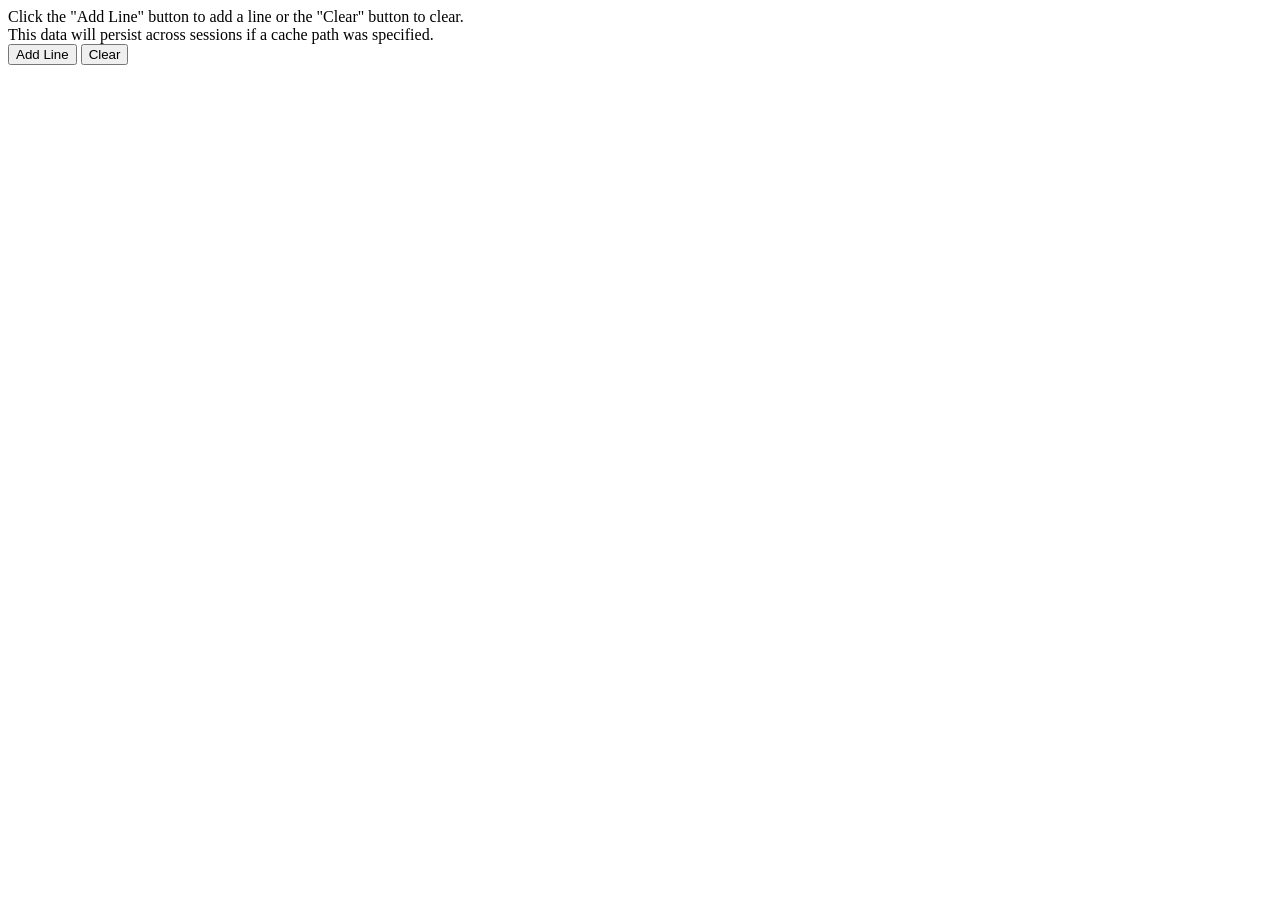
<file: src/test/java/tests/detailed/handler/localstorage.html>
<html>
<body bgcolor="white">
<script language="JavaScript">
var val = window.localStorage.getItem('val');
function addLine() {
  if(val == null)
    val = '<br/>One Line.';
  else
    val += '<br/>Another Line.';
  window.localStorage.setItem('val', val);
  document.getElementById('out').innerHTML = val;
}
</script>
Click the "Add Line" button to add a line or the "Clear" button to clear.<br/>
This data will persist across sessions if a cache path was specified.<br/>
<input type="button" value="Add Line" onClick="addLine();"/>
<input type="button" value="Clear" onClick="window.localStorage.removeItem('val'); window.location.reload();"/>
<div id="out"></div>
<script language="JavaScript">
if(val != null)
  document.getElementById('out').innerHTML = val;
</script>
</body>
</html>
</file>
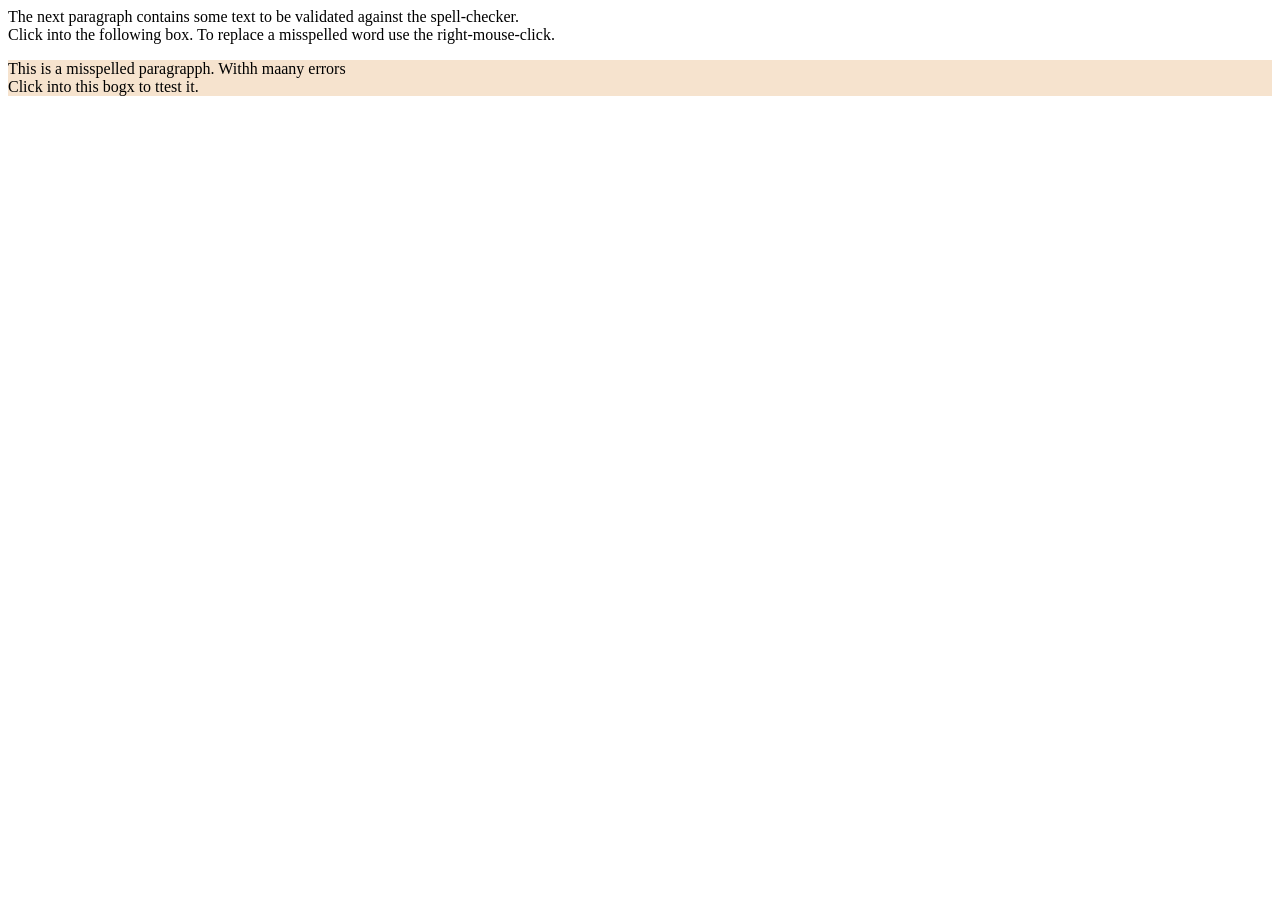
<file: src/test/java/tests/detailed/handler/spellcheck.html>
<html>
<head>
<title>Spellcheck Test</title>

</head>
<body bgcolor="white">
The next paragraph contains some text to be validated against the spell-checker.
<br/> Click into the following box. To replace a misspelled word use the
right-mouse-click.<br/>
<p contenteditable="true" spellcheck="true" style="background-color:#F6E3CE">
This is a misspelled paragrapph. Withh maany errors<br/> Click into this bogx
to ttest it.</p>
</body>
</html>
</file>
